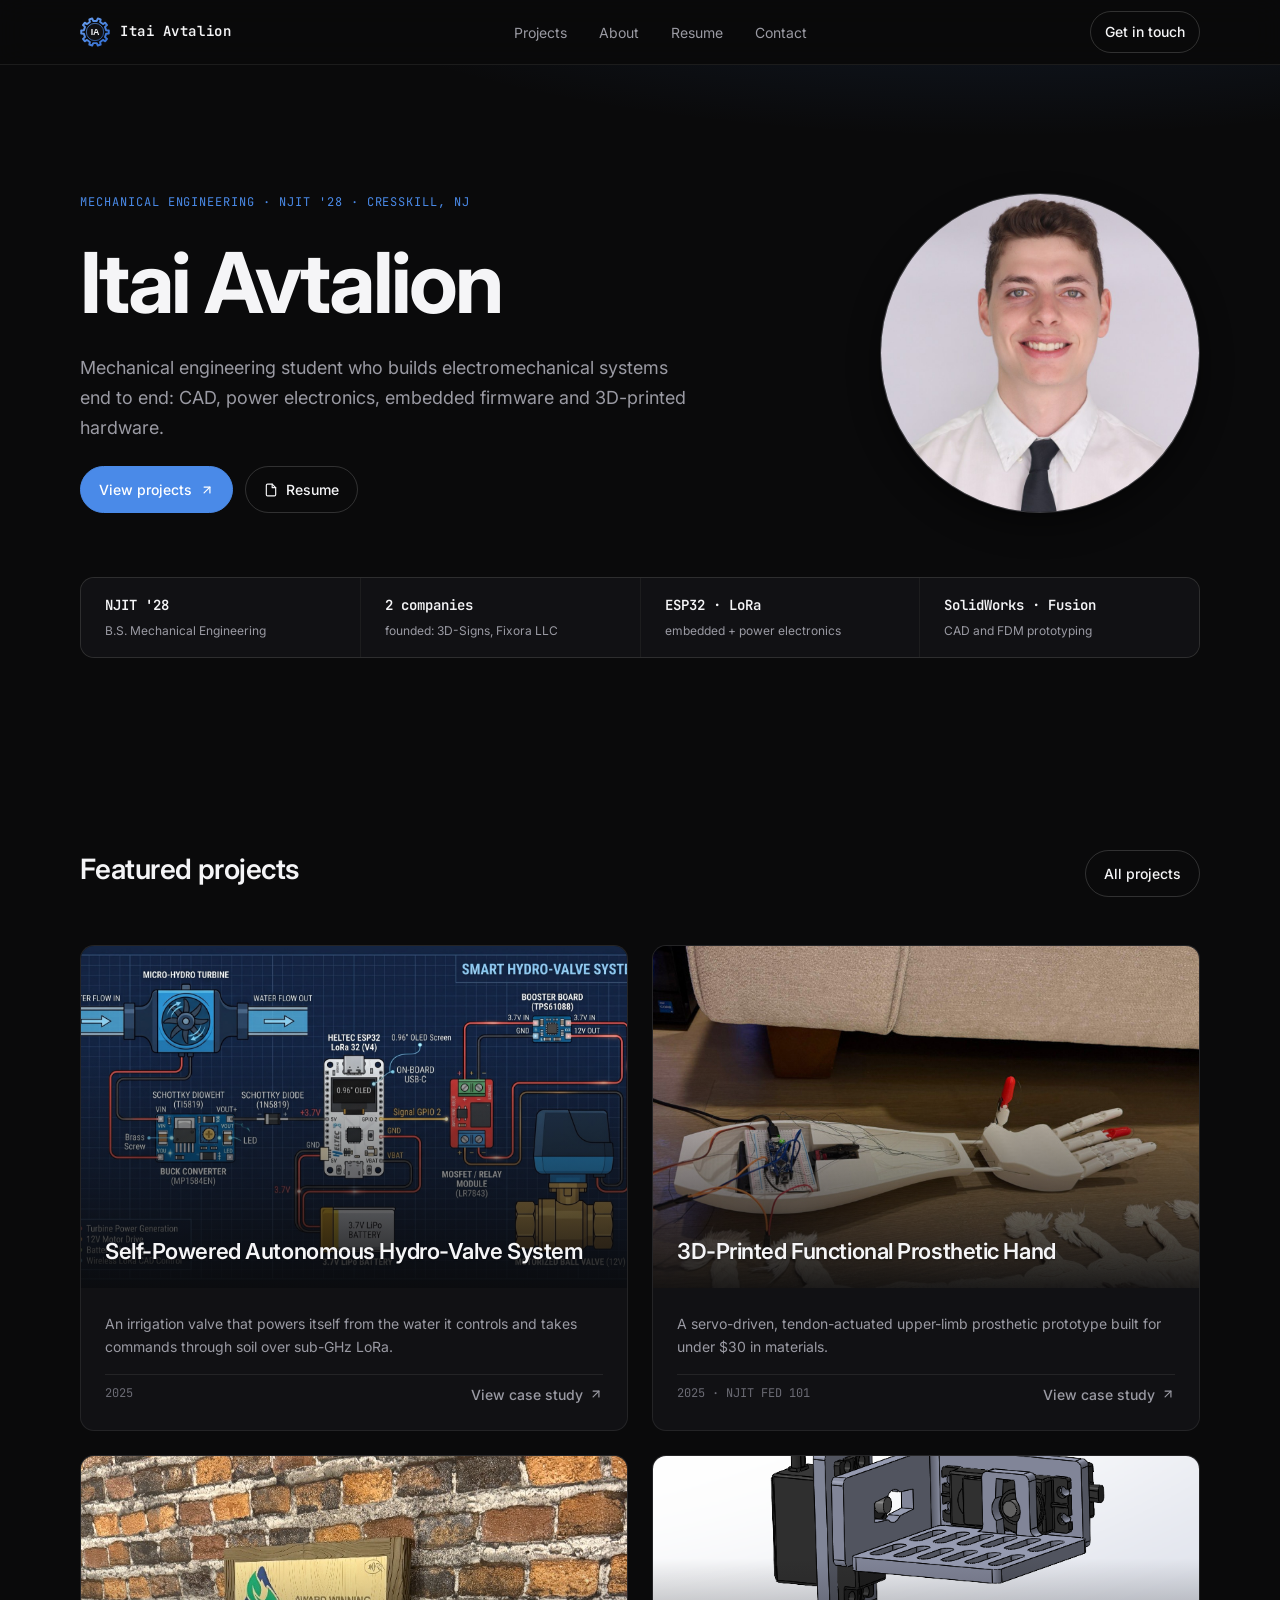
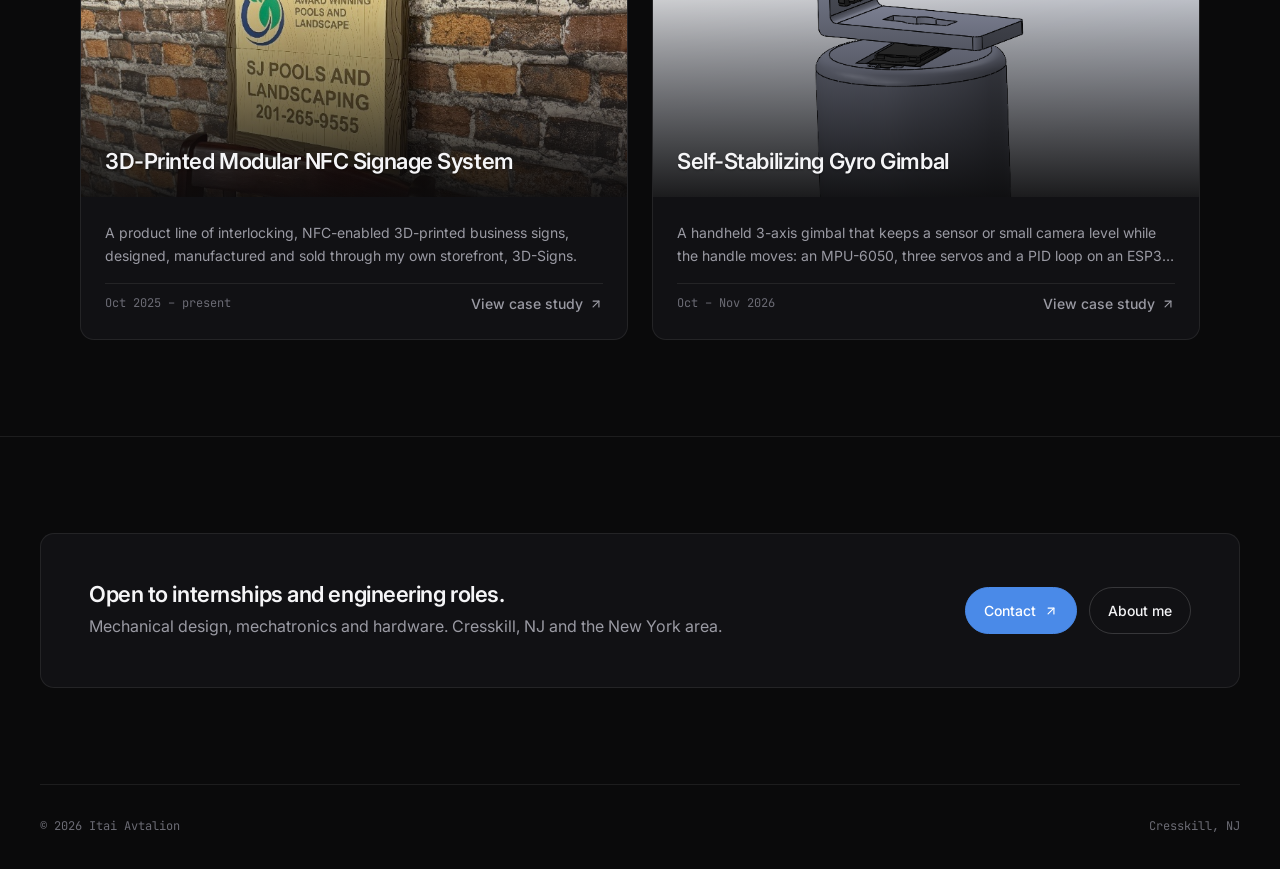
<file: index.html>
<!doctype html>
<html lang="en">
<head>
  <meta charset="utf-8" />
  <meta name="viewport" content="width=device-width, initial-scale=1" />
  <link rel="preconnect" href="https://fonts.googleapis.com" />
  <link rel="preconnect" href="https://fonts.gstatic.com" crossorigin />
  <link href="https://fonts.googleapis.com/css2?family=Inter:wght@400;500;600;700&family=JetBrains+Mono:wght@400;500;600&display=swap" rel="stylesheet" />
  <link rel="stylesheet" href="css/tokens.css" />
  <link rel="stylesheet" href="css/site.css" />
  <link rel="icon" type="image/svg+xml" href="assets/favicon.svg" />
  <link rel="apple-touch-icon" href="assets/apple-touch-icon.png" />
  <title>Itai Avtalion · Mechanical Engineering Portfolio</title>
  <meta name="description" content="Engineering portfolio of Itai Avtalion: self-powered LoRa hydro-valve, 3D-printed prosthetic hand, NFC signage system and a self-stabilizing gyro gimbal. CAD, embedded systems, power electronics and rapid prototyping." />
  <meta property="og:title" content="Itai Avtalion · Mechanical Engineering Portfolio" />
  <meta property="og:description" content="Electromechanical systems, embedded IoT and 3D-printed hardware, built end to end." />
  <meta property="og:image" content="assets/img/itai.jpg" />
  <meta property="og:type" content="website" />
</head>
<body>
  <a class="skip" href="#main">Skip to content</a>
  <header class="nav" id="nav"></header>
  <main id="main">
    <section class="hero" id="hero"></section>
    <section class="section">
      <div class="container">
        <div class="section-head reveal">
          <h2>Featured projects</h2>
          <a class="btn" href="work.html">All projects</a>
        </div>
        <div class="grid" id="work-grid" data-max="4"></div>
      </div>
    </section>
    <section class="section" id="cta"></section>
  </main>
  <footer id="footer"></footer>
  <script src="data/profile.js"></script>
  <script src="data/projects.js"></script>
  <script src="js/render.js"></script>
</body>
</html>
</file>
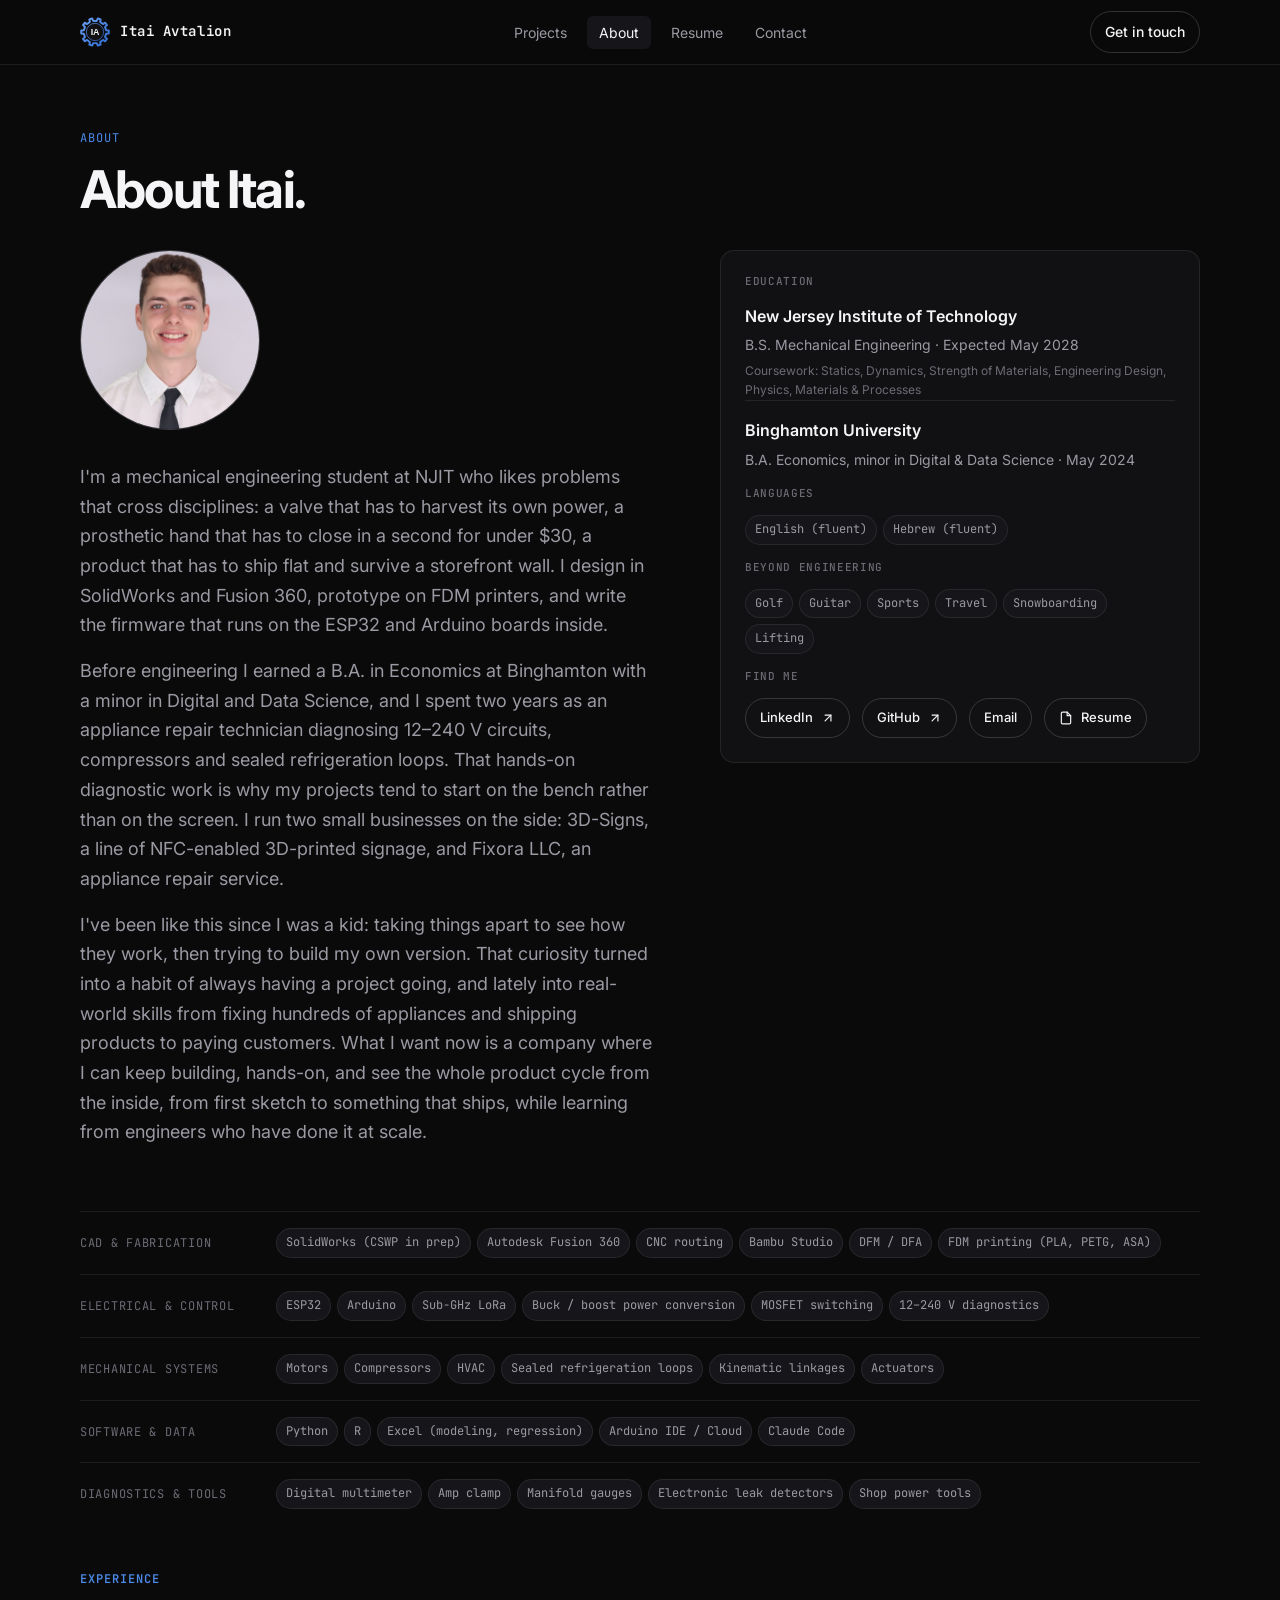
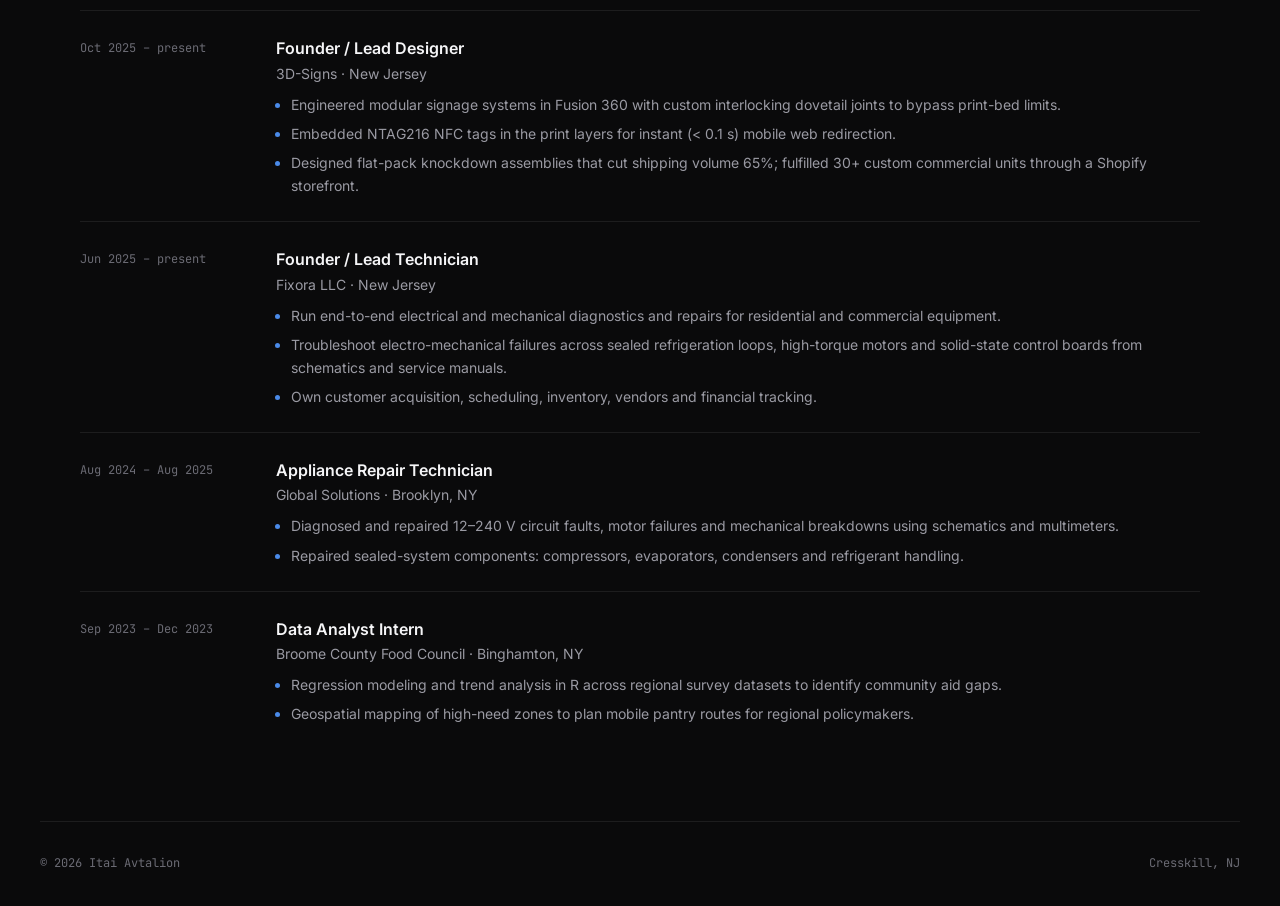
<file: about.html>
<!doctype html>
<html lang="en">
<head>
  <meta charset="utf-8" />
  <meta name="viewport" content="width=device-width, initial-scale=1" />
  <link rel="preconnect" href="https://fonts.googleapis.com" />
  <link rel="preconnect" href="https://fonts.gstatic.com" crossorigin />
  <link href="https://fonts.googleapis.com/css2?family=Inter:wght@400;500;600;700&family=JetBrains+Mono:wght@400;500;600&display=swap" rel="stylesheet" />
  <link rel="stylesheet" href="css/tokens.css" />
  <link rel="stylesheet" href="css/site.css" />
  <link rel="icon" type="image/svg+xml" href="assets/favicon.svg" />
  <link rel="apple-touch-icon" href="assets/apple-touch-icon.png" />
  <title>About · Itai Avtalion</title>
  <meta name="description" content="About Itai Avtalion: mechanical engineering student at NJIT, founder of 3D-Signs and Fixora LLC, former appliance repair technician." />
</head>
<body>
  <a class="skip" href="#main">Skip to content</a>
  <header class="nav" id="nav"></header>
  <main id="main">
    <div class="container">
      <div class="page-head reveal">
        <span class="eyebrow">About</span>
        <h1>About Itai.</h1>
      </div>
    </div>
    <section class="section" style="padding-top:0">
      <div class="container" id="about-root"></div>
    </section>
  </main>
  <footer id="footer"></footer>
  <script src="data/profile.js"></script>
  <script src="data/projects.js"></script>
  <script src="js/render.js"></script>
</body>
</html>
</file>
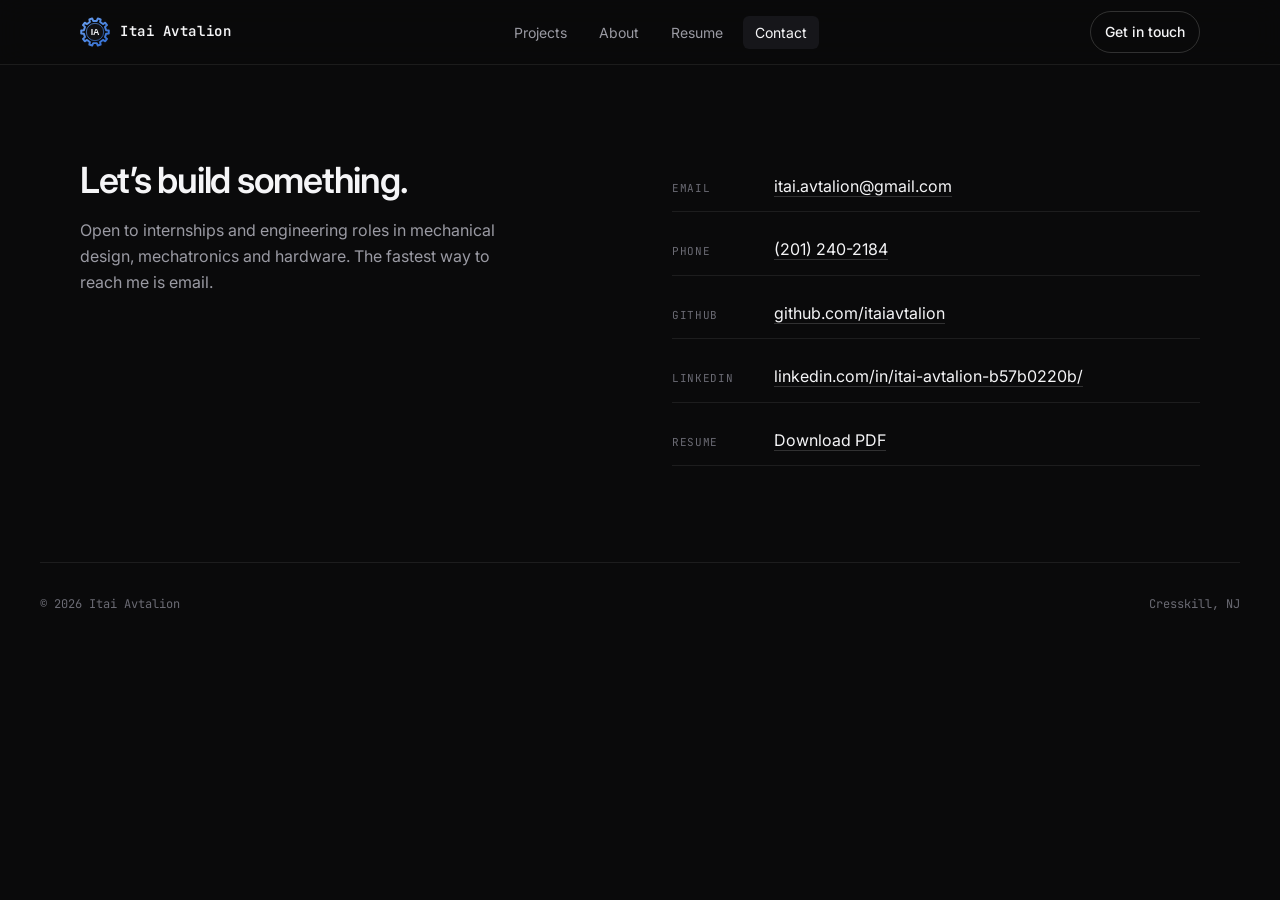
<file: contact.html>
<!doctype html>
<html lang="en">
<head>
  <meta charset="utf-8" />
  <meta name="viewport" content="width=device-width, initial-scale=1" />
  <link rel="preconnect" href="https://fonts.googleapis.com" />
  <link rel="preconnect" href="https://fonts.gstatic.com" crossorigin />
  <link href="https://fonts.googleapis.com/css2?family=Inter:wght@400;500;600;700&family=JetBrains+Mono:wght@400;500;600&display=swap" rel="stylesheet" />
  <link rel="stylesheet" href="css/tokens.css" />
  <link rel="stylesheet" href="css/site.css" />
  <link rel="icon" type="image/svg+xml" href="assets/favicon.svg" />
  <link rel="apple-touch-icon" href="assets/apple-touch-icon.png" />
  <title>Contact · Itai Avtalion</title>
  <meta name="description" content="Contact Itai Avtalion." />
</head>
<body>
  <a class="skip" href="#main">Skip to content</a>
  <header class="nav" id="nav"></header>
  <main id="main">
    <section class="section">
      <div class="container" id="contact-root"></div>
    </section>
  </main>
  <footer id="footer"></footer>
  <script src="data/profile.js"></script>
  <script src="data/projects.js"></script>
  <script src="js/render.js"></script>
</body>
</html>
</file>
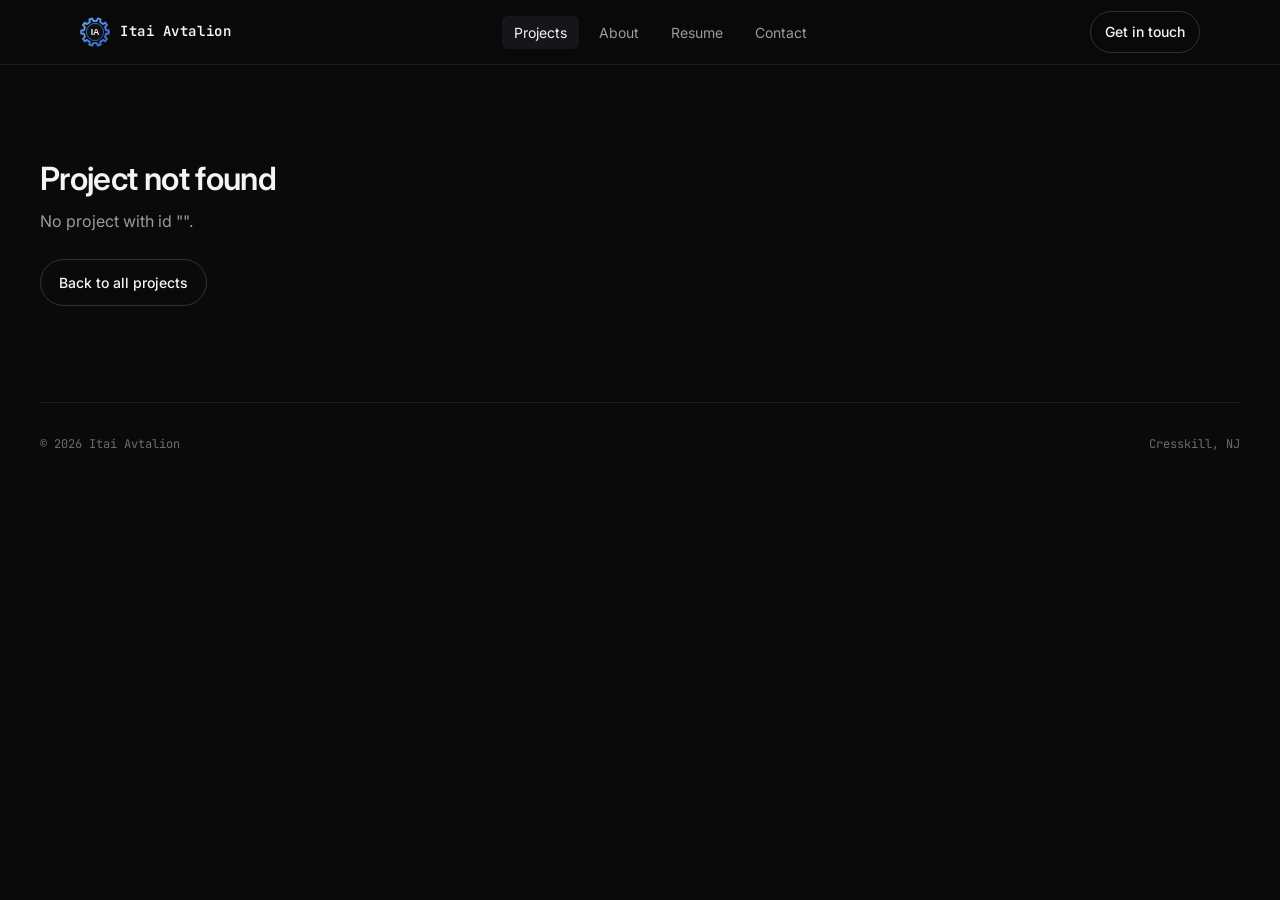
<file: project.html>
<!doctype html>
<html lang="en">
<head>
  <meta charset="utf-8" />
  <meta name="viewport" content="width=device-width, initial-scale=1" />
  <link rel="preconnect" href="https://fonts.googleapis.com" />
  <link rel="preconnect" href="https://fonts.gstatic.com" crossorigin />
  <link href="https://fonts.googleapis.com/css2?family=Inter:wght@400;500;600;700&family=JetBrains+Mono:wght@400;500;600&display=swap" rel="stylesheet" />
  <link rel="stylesheet" href="css/tokens.css" />
  <link rel="stylesheet" href="css/site.css" />
  <link rel="icon" type="image/svg+xml" href="assets/favicon.svg" />
  <link rel="apple-touch-icon" href="assets/apple-touch-icon.png" />
  <title>Project · Itai Avtalion</title>
  <meta name="description" content="Engineering project case study by Itai Avtalion." />
</head>
<body>
  <a class="skip" href="#main">Skip to content</a>
  <header class="nav" id="nav"></header>
  <main id="main"><div id="project-root"></div></main>
  <footer id="footer"></footer>
  <script src="data/profile.js"></script>
  <script src="data/projects.js"></script>
  <script src="js/render.js"></script>
</body>
</html>
</file>
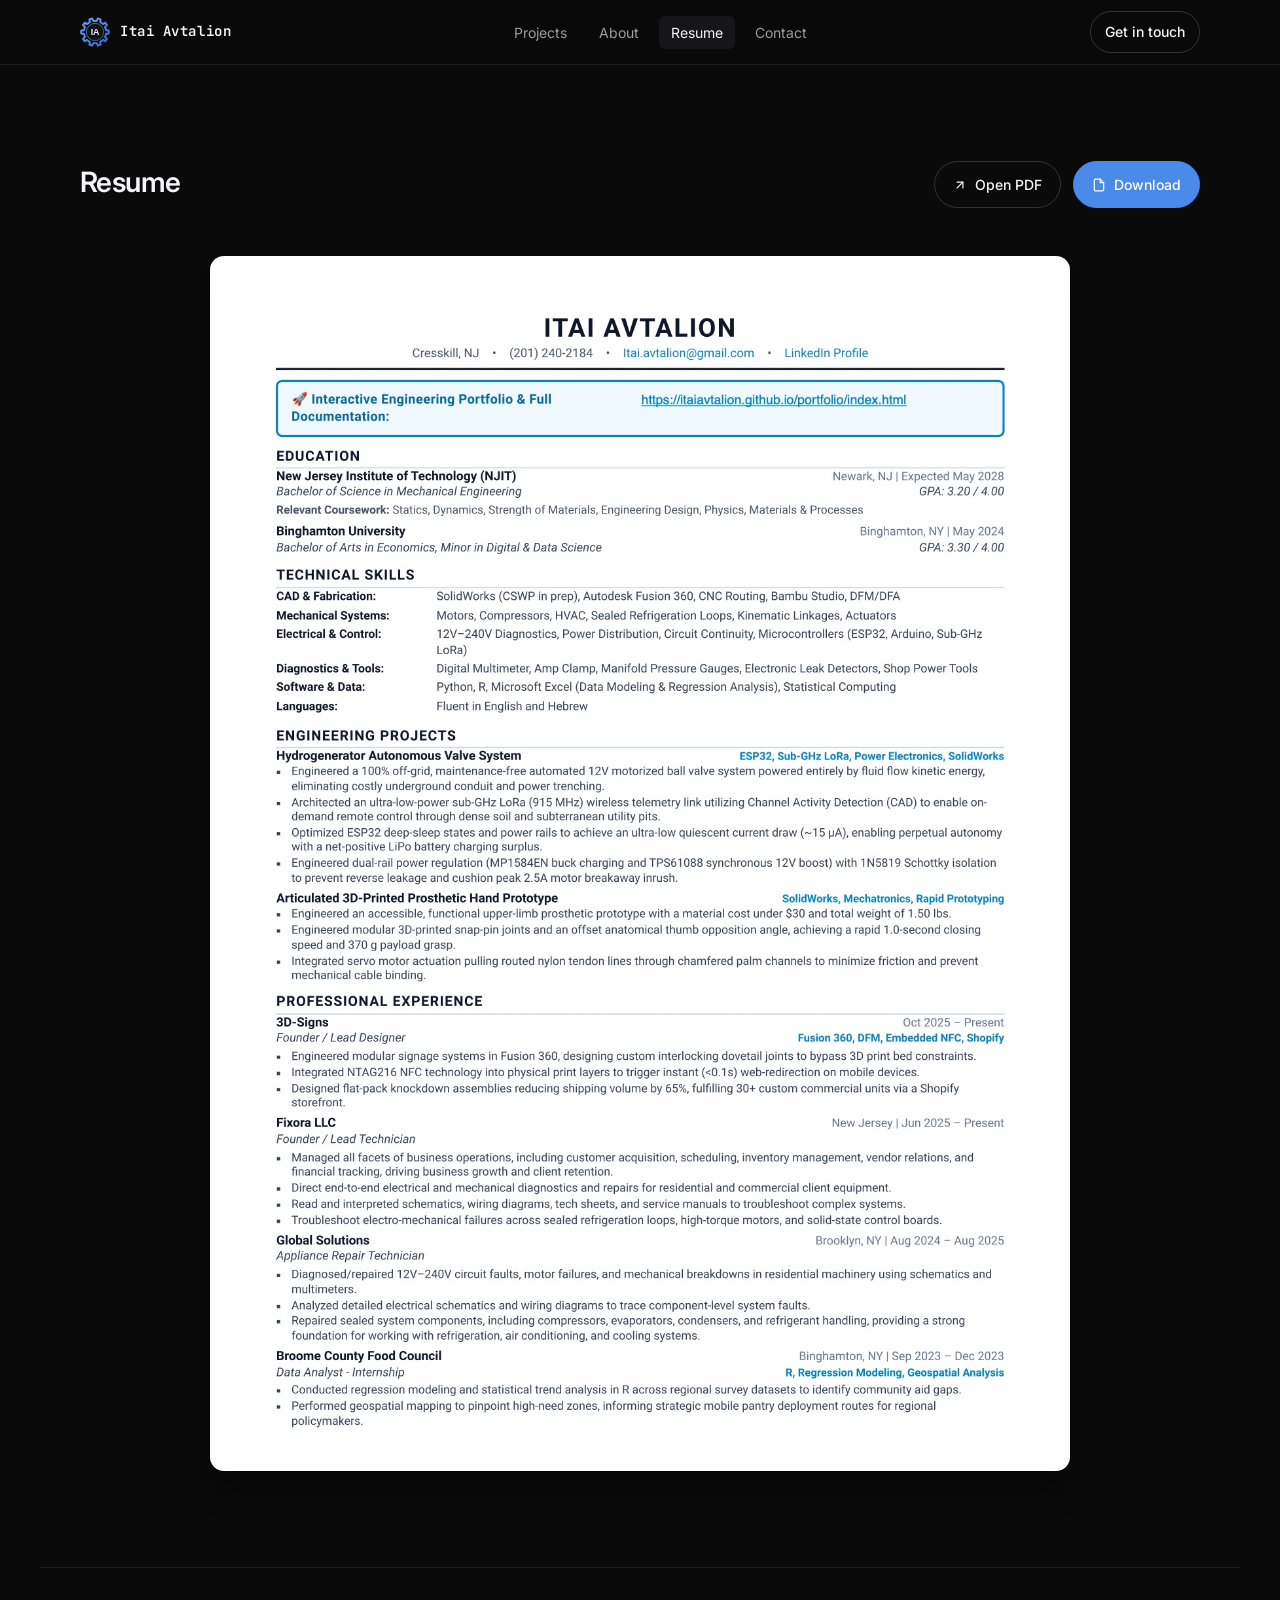
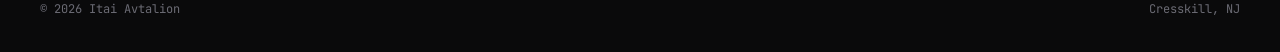
<file: resume.html>
<!doctype html>
<html lang="en">
<head>
  <meta charset="utf-8" />
  <meta name="viewport" content="width=device-width, initial-scale=1" />
  <link rel="preconnect" href="https://fonts.googleapis.com" />
  <link rel="preconnect" href="https://fonts.gstatic.com" crossorigin />
  <link href="https://fonts.googleapis.com/css2?family=Inter:wght@400;500;600;700&family=JetBrains+Mono:wght@400;500;600&display=swap" rel="stylesheet" />
  <link rel="stylesheet" href="css/tokens.css" />
  <link rel="stylesheet" href="css/site.css" />
  <link rel="icon" type="image/svg+xml" href="assets/favicon.svg" />
  <link rel="apple-touch-icon" href="assets/apple-touch-icon.png" />
  <title>Resume · Itai Avtalion</title>
  <meta name="description" content="Resume of Itai Avtalion, mechanical engineering student at NJIT." />
</head>
<body>
  <a class="skip" href="#main">Skip to content</a>
  <header class="nav" id="nav"></header>
  <main id="main"><section class="section"><div class="container" id="resume-root"></div></section></main>
  <footer id="footer"></footer>
  <script src="data/profile.js"></script>
  <script src="data/projects.js"></script>
  <script src="js/render.js"></script>
</body>
</html>
</file>
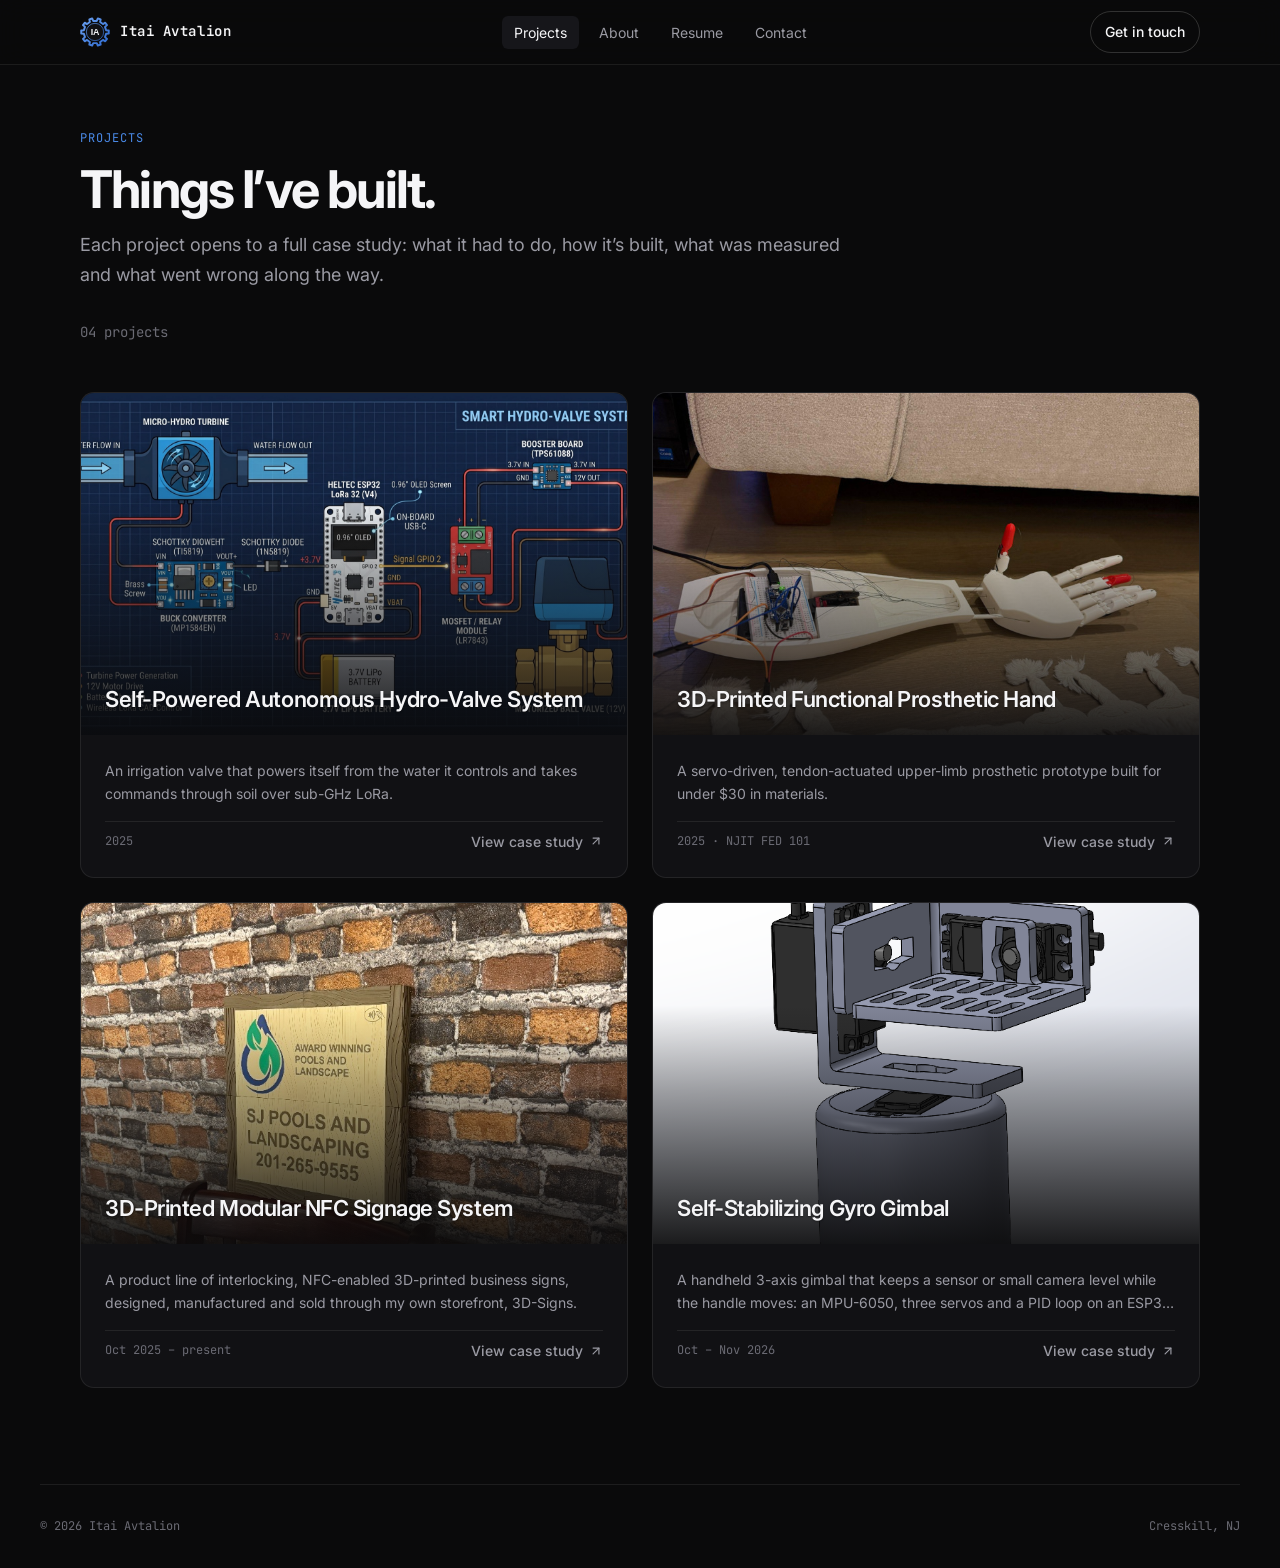
<file: work.html>
<!doctype html>
<html lang="en">
<head>
  <meta charset="utf-8" />
  <meta name="viewport" content="width=device-width, initial-scale=1" />
  <link rel="preconnect" href="https://fonts.googleapis.com" />
  <link rel="preconnect" href="https://fonts.gstatic.com" crossorigin />
  <link href="https://fonts.googleapis.com/css2?family=Inter:wght@400;500;600;700&family=JetBrains+Mono:wght@400;500;600&display=swap" rel="stylesheet" />
  <link rel="stylesheet" href="css/tokens.css" />
  <link rel="stylesheet" href="css/site.css" />
  <link rel="icon" type="image/svg+xml" href="assets/favicon.svg" />
  <link rel="apple-touch-icon" href="assets/apple-touch-icon.png" />
  <title>Projects · Itai Avtalion</title>
  <meta name="description" content="Engineering projects by Itai Avtalion: electromechanical systems, embedded IoT, mechanism design and product design for manufacture." />
</head>
<body>
  <a class="skip" href="#main">Skip to content</a>
  <header class="nav" id="nav"></header>
  <main id="main">
    <div class="container">
      <div class="page-head reveal">
        <span class="eyebrow">Projects</span>
        <h1>Things I’ve built.</h1>
        <p>Each project opens to a full case study: what it had to do, how it’s built, what was measured and what went wrong along the way.</p>
      </div>
    </div>
    <section class="section" style="padding-top:0">
      <div class="container">
        <div class="section-head reveal"><span class="count" id="work-count"></span></div>
        <div class="grid" id="work-grid"></div>
      </div>
    </section>
  </main>
  <footer id="footer"></footer>
  <script src="data/profile.js"></script>
  <script src="data/projects.js"></script>
  <script src="js/render.js"></script>
</body>
</html>
</file>
<file: css/tokens.css>
:root {
  /* color */
  --bg: #0A0A0B;
  --surface: #111114;
  --surface-2: #16161A;
  --surface-3: #1C1C21;
  --text: #F5F5F7;
  --text-muted: #9A9AA3;
  --text-dim: #6B6B74;
  --border: rgba(255, 255, 255, 0.08);
  --border-strong: rgba(255, 255, 255, 0.16);
  --accent: #4A8AE8;
  --accent-hover: #6BA0F0;
  --accent-dim: rgba(74, 138, 232, 0.14);
  --ok: #3DBE7A;
  --ok-dim: rgba(61, 190, 122, 0.14);
  --warn: #E0A84A;
  --warn-dim: rgba(224, 168, 74, 0.14);
  --draft: #E08A4A;
  --draft-dim: rgba(224, 138, 74, 0.14);

  /* type */
  --font-sans: 'Inter', system-ui, -apple-system, 'Segoe UI', Roboto, sans-serif;
  --font-mono: 'JetBrains Mono', 'SF Mono', Menlo, Consolas, monospace;
  --text-xs: 0.75rem;
  --text-sm: 0.875rem;
  --text-base: 1rem;
  --text-md: 1.125rem;
  --text-lg: 1.375rem;
  --text-xl: 1.75rem;
  --text-2xl: 2.25rem;
  --text-display: clamp(2.75rem, 7.5vw, 5.25rem);
  --leading-body: 1.65;
  --leading-tight: 1.1;
  --tracking-display: -0.035em;
  --tracking-wide: 0.08em;

  /* space */
  --s-1: 4px;  --s-2: 8px;  --s-3: 12px; --s-4: 16px; --s-5: 24px;
  --s-6: 32px; --s-7: 48px; --s-8: 64px; --s-9: 96px; --s-10: 128px;
  --max-w: 1200px;
  --max-prose: 70ch;
  --gutter: clamp(1rem, 4vw, 2.5rem);

  /* shape + motion */
  --r-sm: 6px; --r: 10px; --r-lg: 14px; --r-pill: 999px;
  --shadow: 0 12px 32px rgba(0, 0, 0, 0.45);
  --ease: cubic-bezier(0.16, 1, 0.3, 1);
  --dur: 400ms;
  --dur-fast: 180ms;
}
</file>
<file: css/site.css>
/* ---------- base ---------- */
*, *::before, *::after { box-sizing: border-box; }
html { scroll-behavior: smooth; -webkit-text-size-adjust: 100%; }
body {
  margin: 0; background: var(--bg); color: var(--text);
  font-family: var(--font-sans); font-size: var(--text-base); line-height: var(--leading-body);
  -webkit-font-smoothing: antialiased; text-rendering: optimizeLegibility;
}
img, video { max-width: 100%; display: block; }
a { color: inherit; text-decoration: none; }
a:focus-visible, button:focus-visible, [tabindex]:focus-visible { outline: 2px solid var(--accent); outline-offset: 3px; border-radius: var(--r-sm); }
h1, h2, h3, h4 { margin: 0; line-height: var(--leading-tight); letter-spacing: -0.02em; font-weight: 600; }
p { margin: 0; }
ul { margin: 0; padding: 0; list-style: none; }
strong { font-weight: 600; color: var(--text); }
.container { max-width: var(--max-w); margin: 0 auto; padding: 0 var(--gutter); }
.section { padding: var(--s-9) 0; }
.section + .section { border-top: 1px solid var(--border); }
.mono { font-family: var(--font-mono); }
.muted { color: var(--text-muted); }
.skip { position: absolute; left: -999px; top: 8px; background: var(--accent); color: #fff; padding: 8px 12px; border-radius: var(--r-sm); z-index: 100; }
.skip:focus { left: 8px; }

/* eyebrow + headings */
.eyebrow { font-family: var(--font-mono); font-size: var(--text-xs); letter-spacing: var(--tracking-wide); text-transform: uppercase; color: var(--accent); }
.section-head { display: flex; align-items: baseline; justify-content: space-between; gap: var(--s-4); margin-bottom: var(--s-7); }
.section-head h2 { font-size: var(--text-xl); }
.section-head .count { font-family: var(--font-mono); font-size: var(--text-sm); color: var(--text-dim); }

/* ---------- nav ---------- */
.nav { position: sticky; top: 0; z-index: 50; backdrop-filter: blur(14px); -webkit-backdrop-filter: blur(14px); background: rgba(10, 10, 11, 0.72); border-bottom: 1px solid var(--border); }
.nav__inner { display: flex; align-items: center; justify-content: space-between; height: 64px; }
.nav__logo { font-family: var(--font-mono); font-weight: 600; font-size: var(--text-sm); letter-spacing: 0.04em; display: inline-flex; align-items: center; gap: 10px; }
.nav__logo-mark { width: 30px; height: 30px; border-radius: 8px; display: block; }
.nav__links { display: flex; gap: var(--s-2); }
.nav__link { padding: 8px 12px; border-radius: var(--r-sm); font-size: var(--text-sm); color: var(--text-muted); transition: color var(--dur-fast), background var(--dur-fast); }
.nav__link:hover, .nav__link--active { color: var(--text); background: var(--surface-2); }
.nav__cta { padding: 8px 14px; border-radius: var(--r-pill); font-size: var(--text-sm); font-weight: 500; color: var(--text); border: 1px solid var(--border-strong); transition: border-color var(--dur-fast), background var(--dur-fast); }
.nav__cta:hover { border-color: var(--accent); background: var(--accent-dim); }
@media (max-width: 640px) { .nav__link { padding: 8px 9px; font-size: 13px; } .nav__cta { display: none; } }

/* ---------- hero ---------- */
.hero { padding: var(--s-10) 0 var(--s-9); position: relative; overflow: hidden; }
.hero::before { content: ""; position: absolute; inset: -40% -20% auto; height: 70%; background: radial-gradient(60% 60% at 70% 30%, rgba(74, 138, 232, 0.16), transparent 70%); pointer-events: none; }
.hero__inner { position: relative; display: grid; grid-template-columns: 1.15fr 0.85fr; grid-template-areas: 'text photo' 'facts facts'; gap: var(--s-7) var(--s-8); align-items: center; }
.hero__text { grid-area: text; display: grid; gap: var(--s-5); }
.hero__photo { grid-area: photo; justify-self: end; align-self: center; width: min(100%, 320px); aspect-ratio: 1; border-radius: 50%; overflow: hidden; border: 1px solid var(--border-strong); box-shadow: var(--shadow); background: var(--surface-2); }
.hero__photo img { width: 100%; height: 100%; object-fit: cover; object-position: 50% 50%; }
.facts { grid-area: facts; }
@media (max-width: 860px) { .hero__inner { grid-template-columns: 1fr; grid-template-areas: 'photo' 'text' 'facts'; } .hero__photo { justify-self: start; width: 160px; } }
.hero__name { font-size: var(--text-display); letter-spacing: var(--tracking-display); font-weight: 700; }
.hero__tagline { font-size: var(--text-md); color: var(--text-muted); max-width: 62ch; }
.hero__actions { display: flex; gap: var(--s-3); flex-wrap: wrap; }
.facts { display: grid; grid-template-columns: repeat(4, 1fr); gap: 1px; background: var(--border); border: 1px solid var(--border); border-radius: var(--r-lg); overflow: hidden; margin-top: var(--s-4); }
.fact { background: var(--surface); padding: var(--s-4) var(--s-5); display: grid; gap: 4px; }
.fact__value { font-family: var(--font-mono); font-size: var(--text-sm); font-weight: 600; color: var(--text); }
.fact__label { font-size: var(--text-xs); color: var(--text-muted); }
@media (max-width: 760px) { .facts { grid-template-columns: repeat(2, 1fr); } .hero { padding: var(--s-7) 0 var(--s-8); } }

/* buttons */
.btn { display: inline-flex; align-items: center; gap: 8px; padding: 11px 18px; border-radius: var(--r-pill); font-size: var(--text-sm); font-weight: 500; border: 1px solid var(--border-strong); color: var(--text); background: transparent; cursor: pointer; transition: border-color var(--dur-fast), background var(--dur-fast), transform var(--dur-fast); }
.btn:hover { border-color: var(--accent); background: var(--accent-dim); }
.btn--primary { background: var(--accent); border-color: var(--accent); color: #fff; }
.btn--primary:hover { background: var(--accent-hover); border-color: var(--accent-hover); }
.btn svg { width: 14px; height: 14px; }

/* ---------- project tiles ---------- */
.grid { display: grid; grid-template-columns: repeat(2, 1fr); gap: var(--s-5); }
@media (max-width: 900px) { .grid { grid-template-columns: 1fr; } }
.tile { position: relative; display: grid; grid-template-rows: auto 1fr; background: var(--surface); border: 1px solid var(--border); border-radius: var(--r-lg); overflow: hidden; transition: border-color var(--dur) var(--ease), transform var(--dur) var(--ease), box-shadow var(--dur) var(--ease); }
.tile:hover { border-color: var(--border-strong); transform: translateY(-2px); box-shadow: var(--shadow); }
.tile__media { position: relative; aspect-ratio: 16 / 10; overflow: hidden; background: var(--surface-2); }
.tile__media img { width: 100%; height: 100%; object-fit: cover; transition: transform 700ms var(--ease); }
.tile:hover .tile__media img { transform: scale(1.03); }
.tile__media::after { content: ""; position: absolute; inset: 0; background: linear-gradient(to top, rgba(10, 10, 11, 0.92) 0%, rgba(10, 10, 11, 0.35) 45%, transparent 70%); }
.tile__overlay { position: absolute; left: var(--s-5); right: var(--s-5); bottom: var(--s-5); z-index: 1; display: grid; gap: 6px; }
.tile__title { font-size: var(--text-lg); font-weight: 600; letter-spacing: -0.02em; text-shadow: 0 1px 2px rgba(0,0,0,.4); }
.tile__arrow { position: absolute; top: var(--s-4); right: var(--s-4); z-index: 1; width: 34px; height: 34px; border-radius: 50%; display: grid; place-items: center; background: rgba(10,10,11,.6); border: 1px solid var(--border-strong); color: var(--text); opacity: 0; transform: translate(-4px, 4px); transition: opacity var(--dur) var(--ease), transform var(--dur) var(--ease); }
.tile:hover .tile__arrow { opacity: 1; transform: none; }
.tile__badge { position: absolute; top: var(--s-4); left: var(--s-4); z-index: 1; font-family: var(--font-mono); font-size: 11px; letter-spacing: .06em; text-transform: uppercase; padding: 5px 9px; border-radius: var(--r-pill); background: rgba(10,10,11,.85); color: var(--draft); border: 1px solid rgba(224,138,74,.5); backdrop-filter: blur(6px); }
.tile__body { padding: var(--s-5); display: grid; gap: var(--s-4); align-content: start; }
.tile__summary { color: var(--text-muted); font-size: var(--text-sm); display: -webkit-box; -webkit-line-clamp: 2; -webkit-box-orient: vertical; overflow: hidden; }
.tile__meta { display: flex; justify-content: space-between; align-items: center; gap: var(--s-3); font-size: var(--text-xs); color: var(--text-dim); padding-top: var(--s-2); border-top: 1px solid var(--border); }
.tile__cta { display: inline-flex; align-items: center; gap: 6px; font-family: var(--font-sans); font-size: var(--text-sm); font-weight: 500; color: var(--text-muted); transition: color var(--dur-fast); }
.tile__cta svg { width: 14px; height: 14px; }
.tile:hover .tile__cta { color: var(--accent); }

/* chip rows */
.chiprows { display: grid; gap: var(--s-3); }
.chiprow { display: grid; grid-template-columns: 76px 1fr; gap: var(--s-3); align-items: start; }
.chiprow__label { font-family: var(--font-mono); font-size: 11px; letter-spacing: .06em; text-transform: uppercase; color: var(--text-dim); padding-top: 5px; }
.chips { display: flex; flex-wrap: wrap; gap: 6px; align-items: flex-start; align-content: flex-start; }
.chip { font-family: var(--font-mono); font-size: 12px; padding: 4px 9px; border-radius: var(--r-pill); background: var(--surface-2); border: 1px solid var(--border); color: var(--text-muted); white-space: nowrap; }
.chip--more { color: var(--text-dim); }
.chiprow--skills .chip { color: var(--text); background: var(--surface-3); }
.chiprow--software .chip { border-color: rgba(74,138,232,.3); color: #BBD3F7; background: rgba(74,138,232,.08); }

/* ---------- project detail ---------- */
.phero { padding: var(--s-8) 0 var(--s-6); display: grid; gap: var(--s-4); max-width: 900px; }
.phero__title { font-size: clamp(2rem, 4.5vw, 3rem); letter-spacing: var(--tracking-display); font-weight: 700; }
.phero__sub { font-size: var(--text-md); color: var(--text-muted); max-width: 64ch; }
.phero__meta { display: flex; flex-wrap: wrap; gap: var(--s-5); font-family: var(--font-mono); font-size: var(--text-xs); color: var(--text-dim); }
.phero__meta b { color: var(--text-muted); font-weight: 500; }
.back { display: inline-flex; align-items: center; gap: 6px; font-size: var(--text-sm); color: var(--text-muted); }
.back:hover { color: var(--text); }
.cover { border-radius: var(--r-lg); overflow: hidden; border: 1px solid var(--border); background: var(--surface-2); aspect-ratio: 16 / 8; }
.cover img { width: 100%; height: 100%; object-fit: cover; }
.highlights { display: grid; grid-template-columns: repeat(3, 1fr); gap: var(--s-4); margin: var(--s-7) 0; }
.hl { background: var(--surface); border: 1px solid var(--border); border-radius: var(--r); padding: var(--s-5); display: grid; gap: 6px; }
.hl__value { font-family: var(--font-mono); font-size: var(--text-xl); font-weight: 600; letter-spacing: -0.02em; color: var(--text); }
.hl__label { font-size: var(--text-sm); color: var(--text-muted); }
@media (max-width: 760px) { .highlights { grid-template-columns: 1fr; } }
.detail-chips { background: var(--surface); border: 1px solid var(--border); border-radius: var(--r-lg); padding: var(--s-5); margin-bottom: var(--s-8); }
.detail-chips .chiprow { grid-template-columns: 96px 1fr; }
.block { margin: var(--s-8) 0; display: grid; gap: var(--s-5); }
.block h2 { font-size: var(--text-lg); }
.prose { max-width: var(--max-prose); color: var(--text-muted); display: grid; gap: var(--s-4); }
.prose p, .prose li { font-size: var(--text-base); }
.prose ul { display: grid; gap: var(--s-2); padding-left: 1.2em; list-style: disc; }
.prose li::marker { color: var(--accent); }
.summary { font-size: var(--text-md); color: var(--text); max-width: var(--max-prose); line-height: 1.6; }

/* spec table */
.spec { border: 1px solid var(--border); border-radius: var(--r-lg); overflow: hidden; background: var(--surface); }
.spec table { width: 100%; border-collapse: collapse; font-size: var(--text-sm); }
.spec th { font-family: var(--font-mono); font-size: 11px; letter-spacing: .06em; text-transform: uppercase; color: var(--text-dim); text-align: left; padding: 12px 16px; background: var(--surface-2); border-bottom: 1px solid var(--border); font-weight: 500; }
.spec td { padding: 14px 16px; border-bottom: 1px solid var(--border); vertical-align: top; color: var(--text-muted); }
.spec tr:last-child td { border-bottom: 0; }
.spec td:first-child { color: var(--text); font-weight: 500; }
.spec__wrap { overflow-x: auto; -webkit-overflow-scrolling: touch; }
.spec table { min-width: 640px; }
.pill { display: inline-block; font-family: var(--font-mono); font-size: 11px; letter-spacing: .04em; padding: 3px 9px; border-radius: var(--r-pill); white-space: nowrap; }
.pill--met { background: var(--ok-dim); color: var(--ok); }
.pill--partial { background: var(--warn-dim); color: var(--warn); }
.pill--todo { background: var(--surface-3); color: var(--text-dim); }

/* figures */
.figs { display: grid; gap: var(--s-4); }
.figs--2 { grid-template-columns: repeat(2, 1fr); }
.figs--3 { grid-template-columns: repeat(3, 1fr); }
@media (max-width: 760px) { .figs--2, .figs--3 { grid-template-columns: 1fr; } }
.fig { margin: 0; display: grid; gap: var(--s-2); }
.fig__frame { border-radius: var(--r); overflow: hidden; border: 1px solid var(--border); background: #0E0E10; display: grid; place-items: center; }
.fig__frame img { width: 100%; height: auto; max-height: 720px; object-fit: contain; }
.fig figcaption { font-family: var(--font-mono); font-size: var(--text-xs); color: var(--text-dim); line-height: 1.5; }
.fig--video .fig__frame { aspect-ratio: 9 / 16; max-width: 420px; }
.fig--video video { width: 100%; height: 100%; object-fit: cover; }
.figs--videos { grid-template-columns: repeat(auto-fit, minmax(240px, 420px)); }

/* iterations */
.iters { display: grid; gap: 1px; background: var(--border); border: 1px solid var(--border); border-radius: var(--r-lg); overflow: hidden; }
.iter { background: var(--surface); padding: var(--s-5); display: grid; grid-template-columns: 1fr 1fr; gap: var(--s-5); }
.iter h3 { grid-column: 1 / -1; font-size: var(--text-base); }
.iter__col { display: grid; gap: 4px; font-size: var(--text-sm); color: var(--text-muted); }
.iter__k { font-family: var(--font-mono); font-size: 11px; letter-spacing: .06em; text-transform: uppercase; color: var(--text-dim); }
.iter__col--fix .iter__k { color: var(--ok); }
@media (max-width: 640px) { .iter { grid-template-columns: 1fr; } }

/* links row + prev/next */
.links { display: flex; flex-wrap: wrap; gap: var(--s-3); }
.links--compact .btn { padding: 8px 14px; font-size: 13px; }
.pnav { display: grid; grid-template-columns: 1fr 1fr; gap: var(--s-4); padding: var(--s-8) 0 var(--s-9); border-top: 1px solid var(--border); margin-top: var(--s-8); }
.pnav a { display: grid; gap: 6px; padding: var(--s-5); border: 1px solid var(--border); border-radius: var(--r); background: var(--surface); transition: border-color var(--dur-fast); }
.pnav a:hover { border-color: var(--accent); }
.pnav a.next { text-align: right; }
.pnav .k { font-family: var(--font-mono); font-size: 11px; letter-spacing: .06em; text-transform: uppercase; color: var(--text-dim); }
.pnav .t { font-weight: 500; }
@media (max-width: 640px) { .pnav { grid-template-columns: 1fr; } .pnav a.next { text-align: left; } }

/* draft markers */
.draft-note { display: flex; gap: var(--s-3); align-items: flex-start; padding: var(--s-4) var(--s-5); border: 1px dashed rgba(224,138,74,.45); background: var(--draft-dim); border-radius: var(--r); color: var(--text-muted); font-size: var(--text-sm); }
.draft-note b { color: var(--draft); font-family: var(--font-mono); font-size: 11px; letter-spacing: .06em; text-transform: uppercase; }
.fill { color: var(--draft); background: var(--draft-dim); padding: 1px 6px; border-radius: 4px; font-style: italic; border-bottom: 1px dashed rgba(224,138,74,.6); }

/* cta band */
.cta { display: flex; align-items: center; justify-content: space-between; gap: var(--s-6); flex-wrap: wrap; padding: var(--s-7); background: var(--surface); border: 1px solid var(--border); border-radius: var(--r-lg); }
.cta h2 { font-size: var(--text-lg); margin-bottom: 6px; }
.page-head { padding: var(--s-8) 0 var(--s-6); display: grid; gap: var(--s-3); max-width: 760px; }
.page-head h1 { font-size: clamp(2.25rem, 5vw, 3.25rem); letter-spacing: var(--tracking-display); font-weight: 700; }
.page-head p { color: var(--text-muted); font-size: var(--text-md); }

/* ---------- about ---------- */
.about { display: grid; grid-template-columns: 1.2fr 1fr; gap: var(--s-8); align-items: start; }
@media (max-width: 900px) { .about { grid-template-columns: 1fr; } }
.about__photo { width: 180px; aspect-ratio: 1; border-radius: 50%; overflow: hidden; border: 1px solid var(--border-strong); margin-bottom: var(--s-6); background: var(--surface-2); }
.about__photo img { width: 100%; height: 100%; object-fit: cover; }
.about__bio { display: grid; gap: var(--s-4); color: var(--text-muted); font-size: var(--text-md); max-width: var(--max-prose); }
.card { background: var(--surface); border: 1px solid var(--border); border-radius: var(--r-lg); padding: var(--s-5); display: grid; gap: var(--s-4); align-content: start; }
.card h3 { font-family: var(--font-mono); font-size: 11px; letter-spacing: .06em; text-transform: uppercase; color: var(--text-dim); font-weight: 500; }
.edu { display: grid; gap: 4px; }
.edu__school { font-weight: 600; }
.edu__meta { font-size: var(--text-sm); color: var(--text-muted); }
.edu__notes { font-size: var(--text-xs); color: var(--text-dim); }
.edu + .edu { padding-top: var(--s-4); border-top: 1px solid var(--border); }
.skillgroups { display: grid; gap: var(--s-4); margin-top: var(--s-8); }
.skillgroup { display: grid; grid-template-columns: 180px 1fr; gap: var(--s-4); align-items: start; padding-top: var(--s-4); border-top: 1px solid var(--border); }
.skillgroup__name { font-family: var(--font-mono); font-size: var(--text-xs); letter-spacing: .06em; text-transform: uppercase; color: var(--text-dim); padding-top: 6px; }
@media (max-width: 640px) { .skillgroup { grid-template-columns: 1fr; gap: var(--s-2); } }
.xp { display: grid; gap: var(--s-5); margin-top: var(--s-8); }
.xp__item { display: grid; grid-template-columns: 180px 1fr; gap: var(--s-4); padding-top: var(--s-5); border-top: 1px solid var(--border); }
.xp__when { font-family: var(--font-mono); font-size: var(--text-xs); color: var(--text-dim); padding-top: 4px; }
.xp__role { font-weight: 600; }
.xp__org { color: var(--text-muted); font-size: var(--text-sm); margin-bottom: var(--s-2); }
.xp ul { display: grid; gap: 6px; padding-left: 1.1em; list-style: disc; color: var(--text-muted); font-size: var(--text-sm); }
.xp li::marker { color: var(--accent); }
@media (max-width: 640px) { .xp__item { grid-template-columns: 1fr; gap: var(--s-2); } }

/* ---------- contact + footer ---------- */
.contact { display: grid; grid-template-columns: 1fr 1fr; gap: var(--s-8); align-items: start; }
@media (max-width: 760px) { .contact { grid-template-columns: 1fr; } }
.contact h2 { font-size: var(--text-2xl); letter-spacing: var(--tracking-display); }
.contact__list { display: grid; gap: var(--s-3); }
.contact__row { display: grid; grid-template-columns: 90px 1fr; gap: var(--s-3); align-items: baseline; padding: var(--s-3) 0; border-bottom: 1px solid var(--border); }
.contact__k { font-family: var(--font-mono); font-size: 11px; letter-spacing: .06em; text-transform: uppercase; color: var(--text-dim); }
.contact__v a { color: var(--text); border-bottom: 1px solid var(--border-strong); transition: border-color var(--dur-fast), color var(--dur-fast); }
.contact__v a:hover { color: var(--accent); border-color: var(--accent); }
.footer { border-top: 1px solid var(--border); padding: var(--s-6) 0; display: flex; justify-content: space-between; flex-wrap: wrap; gap: var(--s-3); font-family: var(--font-mono); font-size: var(--text-xs); color: var(--text-dim); }

/* resume page */
.resume-sheet { display: block; max-width: 860px; margin: 0 auto; border: 1px solid var(--border); border-radius: var(--r-lg); overflow: hidden; background: #fff; box-shadow: var(--shadow); transition: border-color var(--dur-fast); }
.resume-sheet:hover { border-color: var(--accent); }
.resume-sheet img { width: 100%; height: auto; }

/* reveal */
.reveal { opacity: 0; transform: translateY(12px); transition: opacity var(--dur) var(--ease), transform var(--dur) var(--ease); }
.reveal.is-in { opacity: 1; transform: none; }
@media (prefers-reduced-motion: reduce) {
  .reveal { opacity: 1; transform: none; transition: none; }
  html { scroll-behavior: auto; }
  .tile, .tile__media img, .tile__arrow { transition: none; }
}

@media (max-width: 480px) { .nav__logo span:last-child { display: none; } }
</file>
